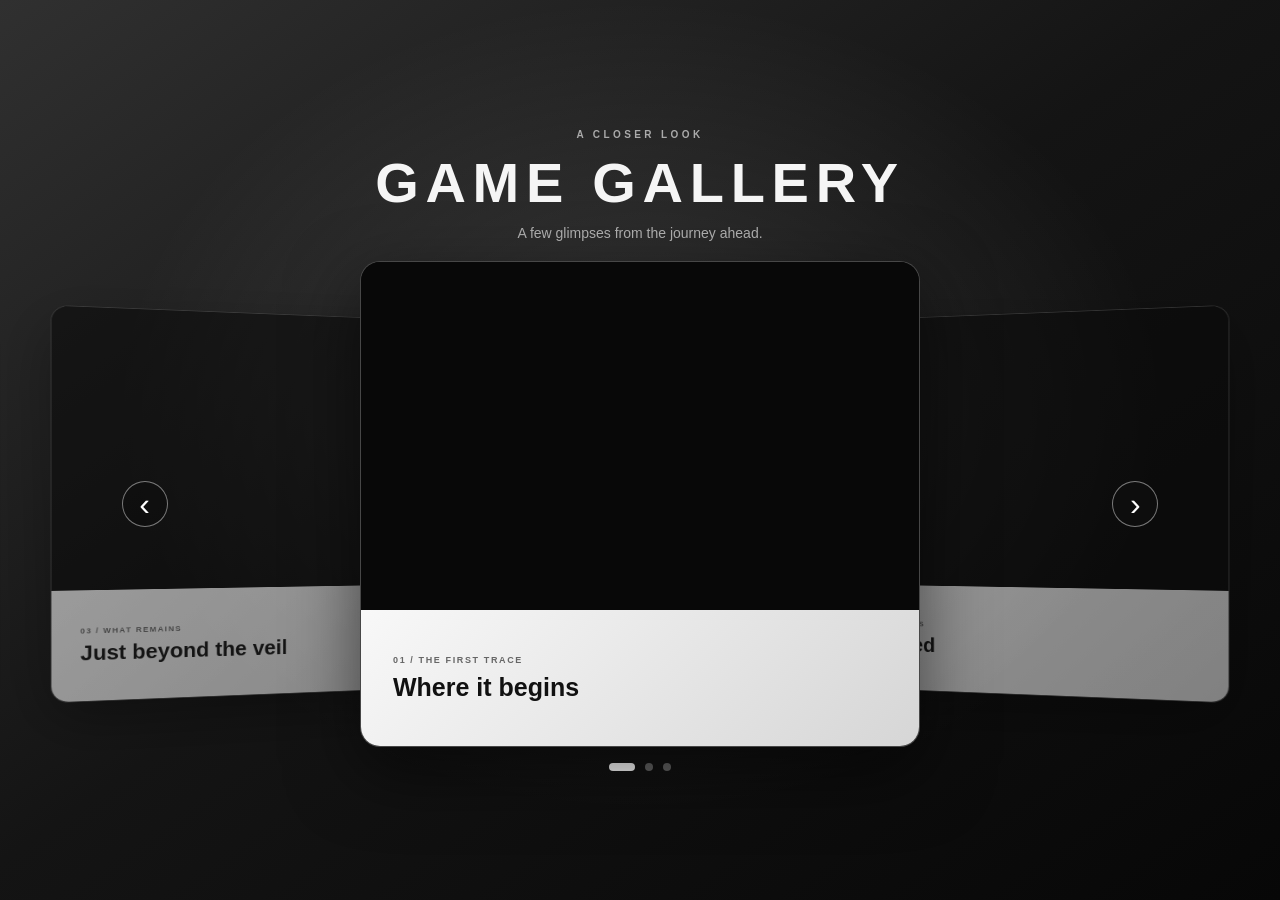
<file: views/galery.html>
<!DOCTYPE html>
<html lang="en">
<head>
  <meta charset="UTF-8">
  <meta name="viewport" content="width=device-width, initial-scale=1">
  <meta name="theme-color" content="#080808">
  <title>Reundo — Gallery</title>
  <link rel="stylesheet" href="../css/galery.css">
</head>
<body>
  <main class="gallery">
    <header class="gallery-heading">
      <p class="eyebrow">A CLOSER LOOK</p>
      <h1>GAME GALLERY</h1>
      <p class="gallery-subtitle">A few glimpses from the journey ahead.</p>
    </header>

    <div class="carousel" aria-label="Game image carousel">
      <button class="carousel-arrow previous" type="button" aria-label="Previous image">
        <span aria-hidden="true">&lsaquo;</span>
      </button>

      <div class="carousel-stage">
        <article class="gallery-card" data-index="0" aria-label="Gallery image 1 of 3">
          <video class="gallery-image" muted playsinline preload="metadata" data-frame="0.2" aria-label="A moment from the Reundo game preview">
            <source src="../assets/intro.mp4" type="video/mp4">
          </video>
          <div class="card-caption">
            <span>01 / THE FIRST TRACE</span>
            <h2>Where it begins</h2>
          </div>
        </article>

        <article class="gallery-card" data-index="1" aria-label="Gallery image 2 of 3">
          <video class="gallery-image" muted playsinline preload="metadata" data-frame="0.5" aria-label="A moment from the Reundo game preview">
            <source src="../assets/intro.mp4" type="video/mp4">
          </video>
          <div class="card-caption">
            <span>02 / BETWEEN THE MOMENTS</span>
            <h2>Paths entwined</h2>
          </div>
        </article>

        <article class="gallery-card" data-index="2" aria-label="Gallery image 3 of 3">
          <video class="gallery-image" muted playsinline preload="metadata" data-frame="0.8" aria-label="A moment from the Reundo game preview">
            <source src="../assets/intro.mp4" type="video/mp4">
          </video>
          <div class="card-caption">
            <span>03 / WHAT REMAINS</span>
            <h2>Just beyond the veil</h2>
          </div>
        </article>
      </div>

      <button class="carousel-arrow next" type="button" aria-label="Next image">
        <span aria-hidden="true">&rsaquo;</span>
      </button>
    </div>

    <nav class="carousel-dots" aria-label="Choose gallery image">
      <button type="button" aria-label="Show image 1" aria-current="true"></button>
      <button type="button" aria-label="Show image 2"></button>
      <button type="button" aria-label="Show image 3"></button>
    </nav>
  </main>
  <script src="../js/galery.js"></script>
  <script src="../js/frame-scroll.js"></script>
</body>
</html>
</file>
<file: css/galery.css>
* {
  box-sizing: border-box;
}

html,
body {
  width: 100%;
  min-height: 100%;
  margin: 0;
}

body {
  overflow: hidden;
  background:
    radial-gradient(ellipse at 50% 45%, rgba(255, 255, 255, .13), transparent 58%),
    linear-gradient(145deg, #303030 0%, #141414 48%, #070707 100%);
  color: #f5f5f5;
  font-family: Arial, Helvetica, sans-serif;
}

.gallery {
  display: flex;
  min-height: 100vh;
  flex-direction: column;
  align-items: center;
  justify-content: center;
  padding: 28px 20px;
  text-align: center;
}

.gallery-heading {
  position: relative;
  z-index: 3;
}

.eyebrow {
  margin: 0 0 10px;
  color: #aaa;
  font-size: 10px;
  font-weight: 700;
  letter-spacing: .34em;
}

h1 {
  margin: 0;
  font-size: clamp(30px, 5vw, 56px);
  font-weight: 800;
  letter-spacing: .12em;
}

.gallery-subtitle {
  margin: 10px 0 0;
  color: #aaa;
  font-size: 14px;
}

.carousel {
  position: relative;
  width: min(100%, 1080px);
  height: clamp(300px, 54vh, 500px);
  margin-top: 20px;
}

.carousel-stage {
  position: relative;
  width: 100%;
  height: 100%;
  perspective: 1200px;
}

.gallery-card {
  position: absolute;
  top: 50%;
  left: 50%;
  width: min(58%, 560px);
  height: 100%;
  overflow: hidden;
  border: 1px solid rgba(255, 255, 255, .23);
  border-radius: 20px;
  background: #101010;
  box-shadow: 0 24px 70px rgba(0, 0, 0, .55);
  opacity: 0;
  transform: translate(-50%, -50%) scale(.72);
  transition: transform .55s cubic-bezier(.2, .75, .25, 1), opacity .45s, filter .45s;
  filter: grayscale(1);
  pointer-events: none;
}

.gallery-card.is-active {
  z-index: 2;
  opacity: 1;
  transform: translate(-50%, -50%) scale(1);
  filter: grayscale(0);
  pointer-events: auto;
}

.gallery-card.is-previous {
  z-index: 1;
  opacity: .58;
  transform: translate(-112%, -50%) scale(.78) rotateY(12deg);
}

.gallery-card.is-next {
  z-index: 1;
  opacity: .58;
  transform: translate(12%, -50%) scale(.78) rotateY(-12deg);
}

.gallery-image {
  display: block;
  width: 100%;
  height: 72%;
  object-fit: cover;
  background: #080808;
}

.card-caption {
  display: flex;
  height: 28%;
  flex-direction: column;
  align-items: flex-start;
  justify-content: center;
  padding: 16px clamp(18px, 3vw, 32px);
  background: linear-gradient(135deg, #f8f8f8, #d6d6d6);
  color: #111;
  text-align: left;
}

.card-caption span {
  color: #666;
  font-size: 9px;
  font-weight: 700;
  letter-spacing: .18em;
}

.card-caption h2 {
  margin: 8px 0 0;
  font-size: clamp(17px, 2.2vw, 25px);
  font-weight: 700;
}

.carousel-arrow {
  position: absolute;
  z-index: 4;
  top: 50%;
  display: grid;
  width: 46px;
  height: 46px;
  place-items: center;
  transform: translateY(-50%);
  border: 1px solid rgba(255, 255, 255, .45);
  border-radius: 50%;
  background: rgba(15, 15, 15, .78);
  color: #fff;
  cursor: pointer;
  font-size: 32px;
  line-height: 1;
  transition: background .2s, transform .2s;
}

.carousel-arrow:hover {
  transform: translateY(-50%) scale(1.08);
  background: #fff;
  color: #111;
}

.carousel-arrow.previous {
  left: 2%;
}

.carousel-arrow.next {
  right: 2%;
}

.carousel-dots {
  display: flex;
  align-items: center;
  gap: 10px;
  margin-top: 16px;
}

.carousel-dots button {
  width: 8px;
  height: 8px;
  padding: 0;
  border: 0;
  border-radius: 50%;
  background: #666;
  cursor: pointer;
  transition: width .2s, border-radius .2s, background .2s;
}

.carousel-dots button[aria-current="true"] {
  width: 26px;
  border-radius: 5px;
  background: #fff;
}

.carousel-arrow:focus-visible,
.carousel-dots button:focus-visible {
  outline: 2px solid #fff;
  outline-offset: 4px;
}

@media (max-width: 700px) {
  .gallery {
    padding: 24px 12px;
  }

  .carousel {
    height: clamp(280px, 48vh, 420px);
    margin-top: 28px;
  }

  .gallery-card {
    width: 74%;
    border-radius: 14px;
  }

  .gallery-card.is-previous {
    transform: translate(-88%, -50%) scale(.72);
  }

  .gallery-card.is-next {
    transform: translate(-12%, -50%) scale(.72);
  }

  .carousel-arrow {
    width: 38px;
    height: 38px;
    font-size: 27px;
  }

  .carousel-arrow.previous {
    left: 0;
  }

  .carousel-arrow.next {
    right: 0;
  }
}

@media (prefers-reduced-motion: reduce) {
  *,
  *::before,
  *::after {
    scroll-behavior: auto !important;
    transition-duration: .01ms !important;
  }
}
</file>
